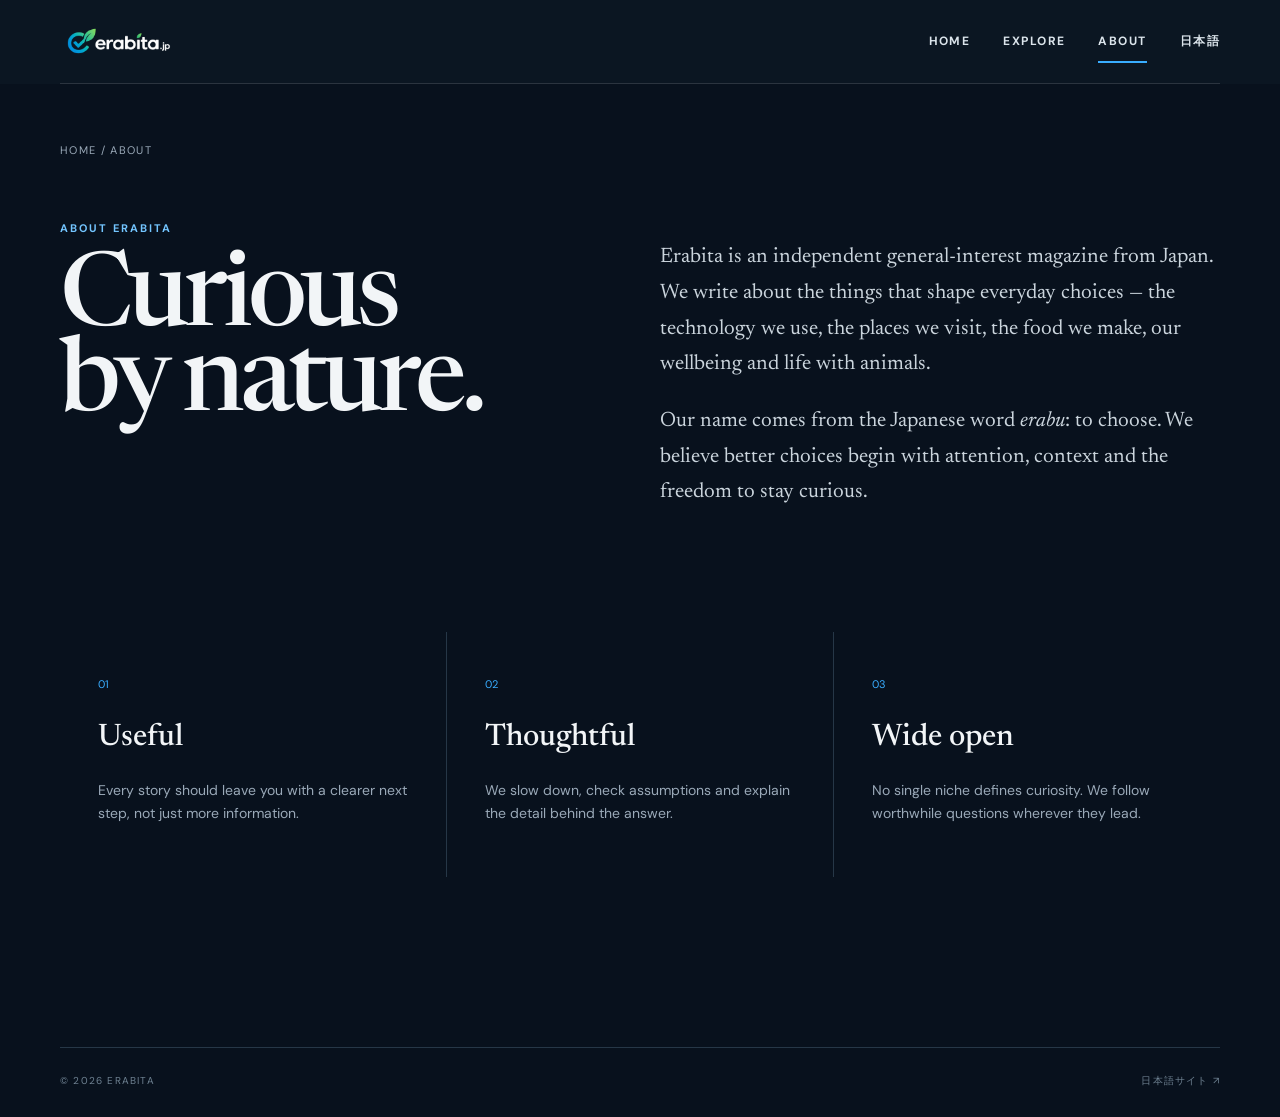
<file: about.html>
<!doctype html><html lang="en"><head><meta charset="UTF-8"><meta name="viewport" content="width=device-width,initial-scale=1"><title>About | Erabita</title><meta name="description" content="The idea behind Erabita: useful, thoughtful stories for clearer choices."><link rel="icon" href="assets/images/favicon.png"><link rel="preconnect" href="https://fonts.googleapis.com"><link rel="preconnect" href="https://fonts.gstatic.com" crossorigin><link href="https://fonts.googleapis.com/css2?family=DM+Sans:wght@400;500;600;700&family=Newsreader:opsz,wght@6..72,500;6..72,600&display=swap" rel="stylesheet"><link rel="stylesheet" href="assets/style.css"></head><body class="inner"><header class="site-header"><div class="container header-inner"><a class="brand" href="index.html"><img src="assets/images/logo-white.png" alt="Erabita"></a><nav class="nav" id="nav"><a href="index.html">Home</a><a href="index.html#discover">Explore</a><a class="active" href="about.html">About</a><a href="https://erabita.jp/">日本語</a></nav><button class="menu" id="menu" aria-label="Open menu"><span></span><span></span><span></span></button></div></header><main class="main"><div class="container"><div class="breadcrumbs"><a href="index.html">Home</a> / About</div><section class="about-grid"><div><p class="eyebrow">ABOUT ERABITA</p><h1>Curious<br>by nature.</h1></div><div class="about-copy"><p>Erabita is an independent general-interest magazine from Japan. We write about the things that shape everyday choices — the technology we use, the places we visit, the food we make, our wellbeing and life with animals.</p><p>Our name comes from the Japanese word <em>erabu</em>: to choose. We believe better choices begin with attention, context and the freedom to stay curious.</p></div></section><section class="principles"><div class="principle"><span>01</span><h2>Useful</h2><p>Every story should leave you with a clearer next step, not just more information.</p></div><div class="principle"><span>02</span><h2>Thoughtful</h2><p>We slow down, check assumptions and explain the detail behind the answer.</p></div><div class="principle"><span>03</span><h2>Wide open</h2><p>No single niche defines curiosity. We follow worthwhile questions wherever they lead.</p></div></section></div></main><footer><div class="container footer-bottom"><span>© <span id="year"></span> Erabita</span><a href="https://erabita.jp/">日本語サイト ↗</a></div></footer><script>document.querySelector('#year').textContent=new Date().getFullYear();const m=document.querySelector('#menu'),n=document.querySelector('#nav');m.addEventListener('click',()=>n.classList.toggle('open'));</script></body></html>
</file>
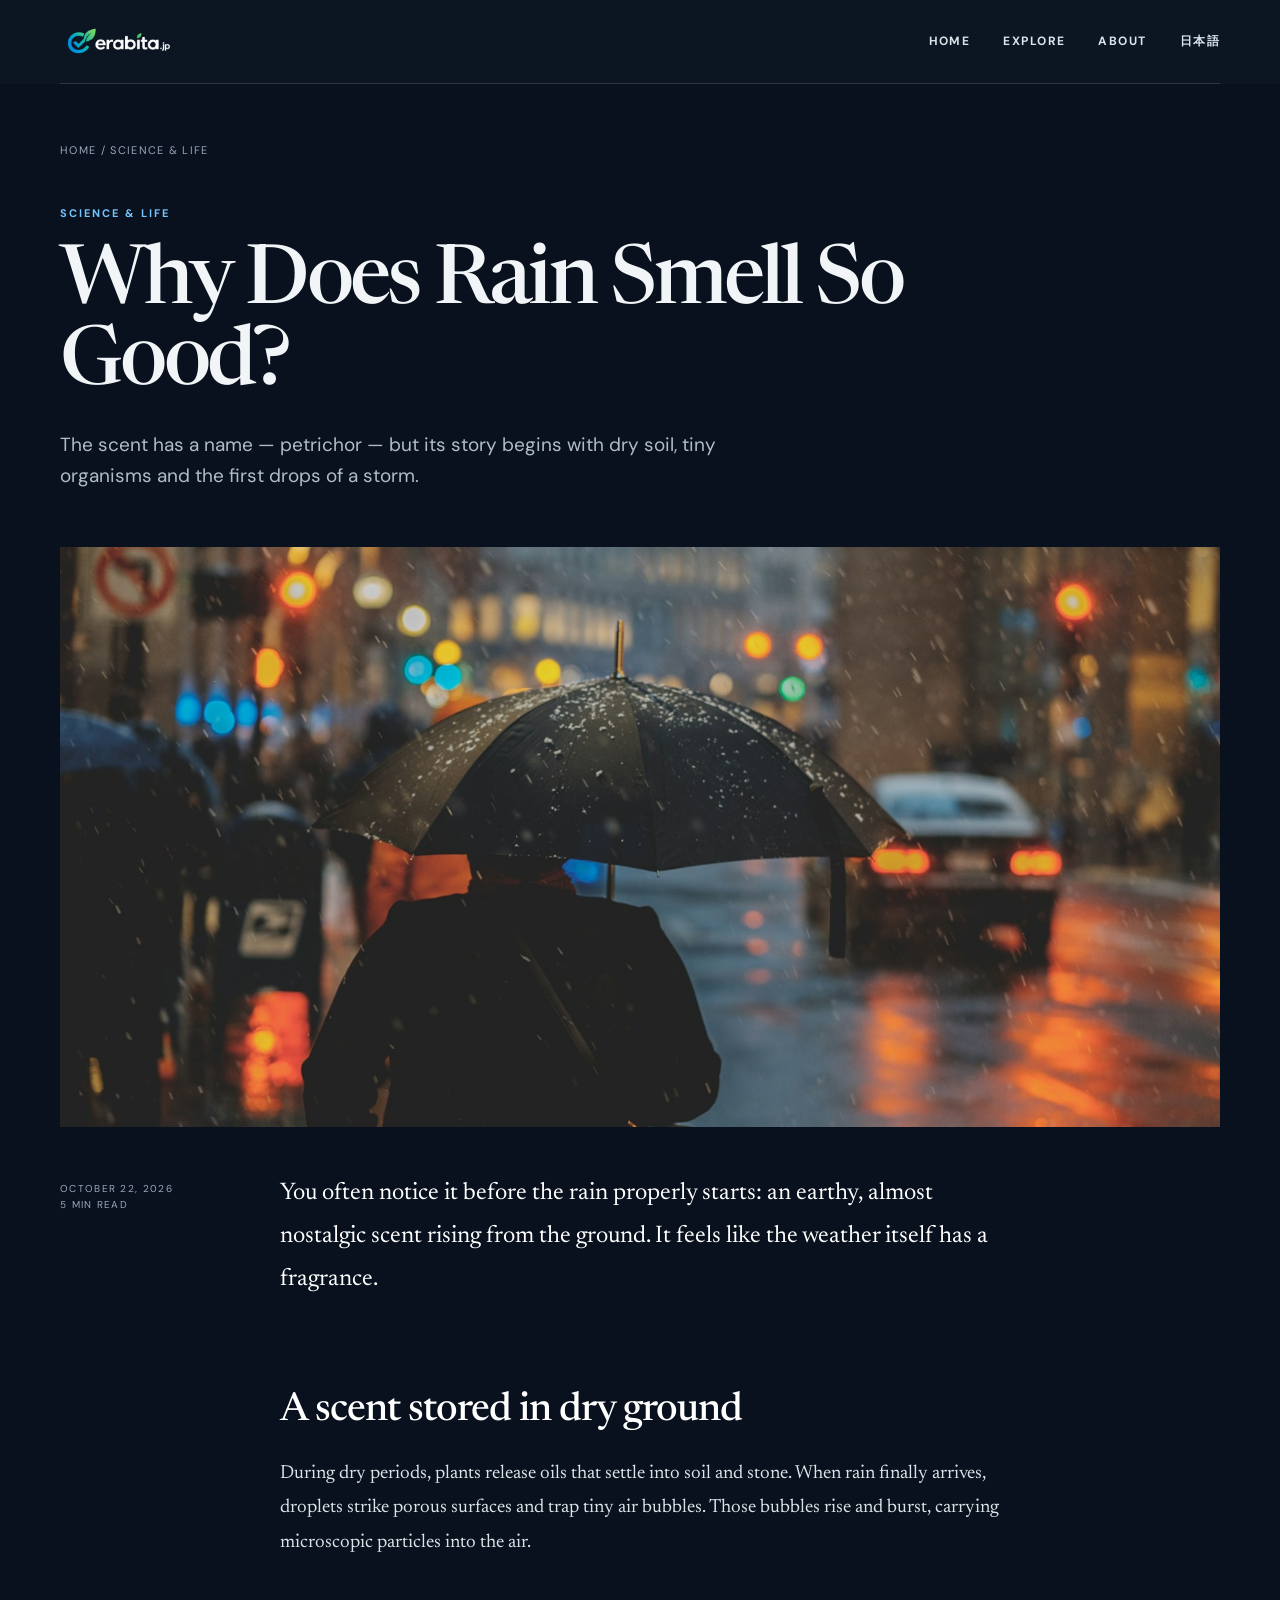
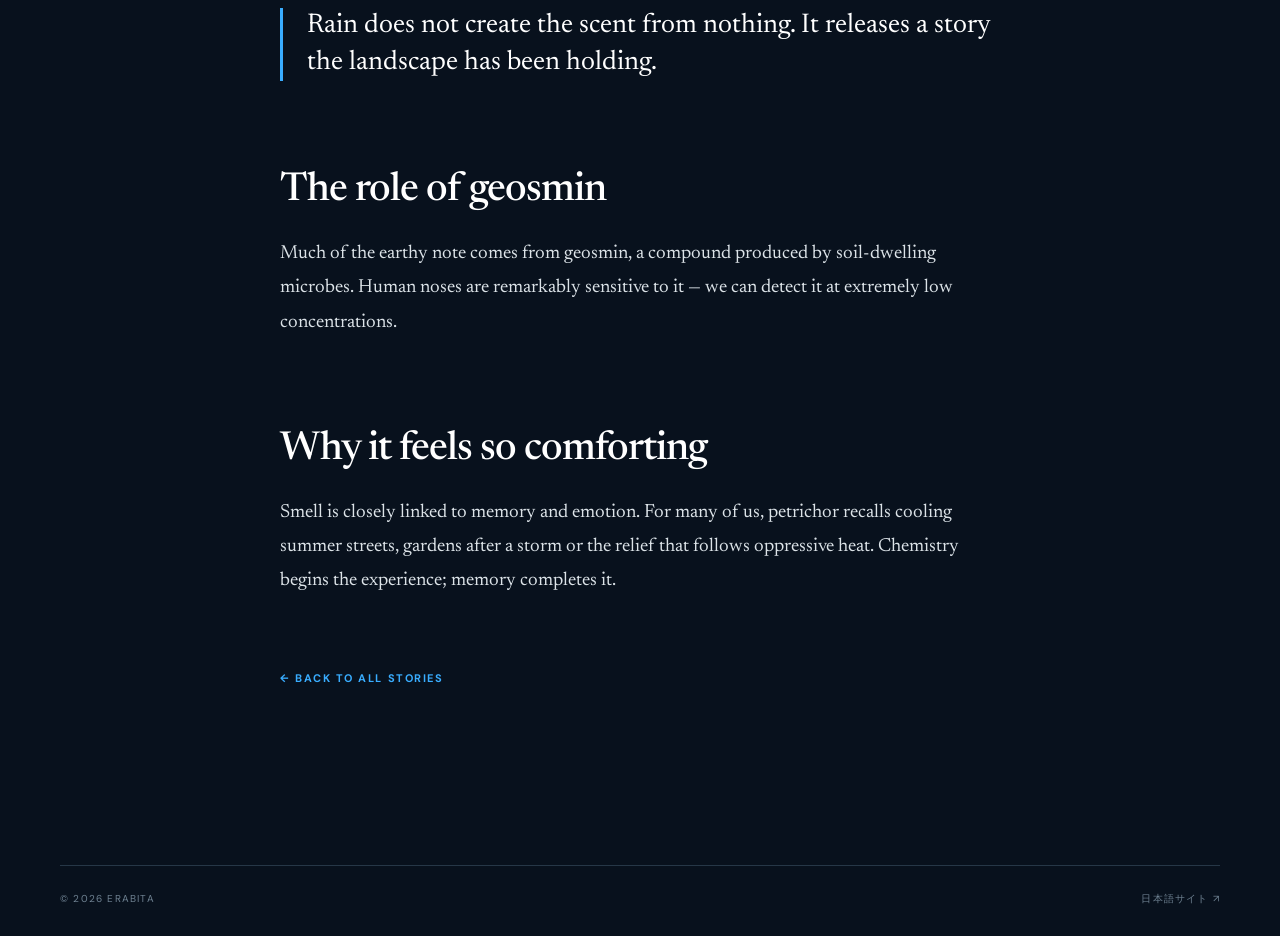
<file: article.html>
<!doctype html><html lang="en"><head><meta charset="UTF-8"><meta name="viewport" content="width=device-width,initial-scale=1"><meta name="theme-color" content="#08111d"><title>Story | Erabita</title><link rel="icon" href="assets/images/favicon.png"><link rel="preconnect" href="https://fonts.googleapis.com"><link rel="preconnect" href="https://fonts.gstatic.com" crossorigin><link href="https://fonts.googleapis.com/css2?family=DM+Sans:wght@400;500;600;700&family=Newsreader:opsz,wght@6..72,500;6..72,600&display=swap" rel="stylesheet"><link rel="stylesheet" href="assets/style.css"></head><body class="inner"><header class="site-header"><div class="container header-inner"><a class="brand" href="index.html"><img src="assets/images/logo-white.png" alt="Erabita"></a><nav class="nav" id="nav"><a href="index.html">Home</a><a href="index.html#discover">Explore</a><a href="about.html">About</a><a href="https://erabita.jp/">日本語</a></nav><button class="menu" id="menu" aria-label="Open menu"><span></span><span></span><span></span></button></div></header><main class="main"><div class="container"><div class="breadcrumbs"><a href="index.html">Home</a> / <span id="crumb">Story</span></div><header class="article-heading"><p class="eyebrow" id="article-tag"></p><h1 id="article-title"></h1><p class="dek" id="article-dek"></p></header><figure class="article-cover"><img id="article-image" src="assets/images/hero-landscape.jpg" alt=""></figure><div class="article-layout"><aside class="article-aside" id="article-meta"></aside><article class="article-body" id="article-body"></article><div></div></div></div></main><footer><div class="container footer-bottom"><span>© <span id="year"></span> Erabita</span><a href="https://erabita.jp/">日本語サイト ↗</a></div></footer><script src="assets/article.js"></script></body></html>
</file>
<file: assets/style.css>
:root{--bg:#08111d;--panel:#101c29;--panel2:#172534;--text:#f2f5f7;--muted:#9aa9b8;--line:#263747;--blue:#39adff;--green:#50d19a;--serif:"Newsreader",Georgia,serif;--sans:"DM Sans",Arial,sans-serif;--max:1160px}*{box-sizing:border-box}html{scroll-behavior:smooth}body{margin:0;background:var(--bg);color:var(--text);font-family:var(--sans);line-height:1.65;-webkit-font-smoothing:antialiased}a{color:inherit;text-decoration:none}img{display:block;max-width:100%}.container{width:min(100% - 40px,var(--max));margin-inline:auto}.site-header{position:absolute;inset:0 0 auto;z-index:20}.header-inner{height:84px;display:flex;align-items:center;justify-content:space-between;border-bottom:1px solid rgba(255,255,255,.13)}.brand img{width:116px}.nav{display:flex;gap:33px}.nav a{font-size:12px;font-weight:700;letter-spacing:.12em;text-transform:uppercase;color:#dbe4eb;position:relative}.nav a:after{content:"";position:absolute;left:0;right:100%;bottom:-12px;height:2px;background:var(--blue);transition:.25s}.nav a:hover:after,.nav a.active:after{right:0}.menu{display:none;background:none;border:0;padding:8px}.menu span{display:block;width:25px;height:2px;background:#fff;margin:5px}.hero{min-height:720px;height:91vh;max-height:900px;background-image:linear-gradient(90deg,rgba(4,10,18,.96) 0%,rgba(4,10,18,.64) 44%,rgba(4,10,18,.12) 76%),linear-gradient(0deg,rgba(4,10,18,.78),transparent 45%),url("images/hero-landscape.jpg");background-size:cover;background-position:center;display:flex;align-items:flex-end}.hero-inner{padding-bottom:80px;position:relative}.eyebrow{font-size:11px;font-weight:700;letter-spacing:.18em;color:#73c5ff;margin:0 0 22px;text-transform:uppercase}.hero h1{font:500 clamp(63px,8vw,106px)/.86 var(--serif);letter-spacing:-.05em;margin:0 0 28px;max-width:750px}.hero h1 em{color:var(--blue);font-style:italic}.hero-copy{max-width:570px;font-size:17px;color:#c2cdd6;margin:0 0 32px}.search{display:flex;align-items:center;width:min(100%,530px);border:1px solid rgba(255,255,255,.33);border-radius:4px;background:rgba(5,13,24,.55);backdrop-filter:blur(8px);padding:0 18px}.search span{font:30px var(--serif);transform:rotate(-20deg);color:#dce7ee}.search input{width:100%;padding:16px 13px;background:none;border:0;outline:0;color:#fff;font:14px var(--sans)}.search input::placeholder{color:#9daab5}.scroll-cue{position:absolute;right:0;bottom:74px;display:flex;align-items:center;gap:13px;font-size:11px;text-transform:uppercase;letter-spacing:.15em;color:#c6d0d8}.scroll-cue b{width:42px;height:42px;border:1px solid rgba(255,255,255,.35);border-radius:50%;display:grid;place-items:center;font-size:17px}.categories{padding-block:105px}.section-kicker{display:flex;align-items:center;gap:15px;margin-bottom:28px}.section-kicker span{font-size:11px;color:var(--blue);letter-spacing:.12em}.section-kicker span:after{content:"";display:inline-block;width:34px;height:1px;background:var(--line);margin-left:15px;vertical-align:middle}.section-kicker p{font-size:11px;text-transform:uppercase;letter-spacing:.17em;color:var(--muted);margin:0;font-weight:700}.category-grid{display:grid;grid-template-columns:repeat(6,1fr);gap:10px}.category{height:325px;background-image:linear-gradient(0deg,rgba(3,8,14,.92),rgba(3,8,14,.05) 72%),var(--image);background-size:cover;background-position:center;position:relative;padding:18px;display:flex;flex-direction:column;justify-content:space-between;overflow:hidden}.category:before{content:"";position:absolute;inset:0;background:#249de0;opacity:0;transition:.28s}.category>*{position:relative}.category small{font-size:10px;letter-spacing:.15em;color:#cfd9e0}.category p{font-size:10px;text-transform:uppercase;letter-spacing:.13em;color:#c3cdd6;margin:0 0 3px}.category h2{font:500 27px var(--serif);margin:0}.category i{position:absolute;right:18px;bottom:21px;font-style:normal;opacity:0;transform:translate(-8px,8px);transition:.28s}.category:hover:before{opacity:.58}.category:hover i{opacity:1;transform:none}.stories{padding-bottom:120px}.stories-head{display:flex;justify-content:space-between;align-items:flex-end;margin-bottom:25px}.stories-head .section-kicker{margin-bottom:12px}.stories-head h2{font:500 clamp(42px,5vw,66px)/1 var(--serif);letter-spacing:-.035em;margin:0}.story-count{color:var(--muted);font-size:12px;text-transform:uppercase;letter-spacing:.12em}.story-count strong{color:#fff;font-size:24px;font-family:var(--serif);font-weight:500}.filters{display:flex;gap:4px;overflow:auto;border-block:1px solid var(--line);padding:13px 0;margin-bottom:34px;scrollbar-width:none}.filters button{border:0;background:none;color:var(--muted);font:600 11px var(--sans);text-transform:uppercase;letter-spacing:.12em;padding:9px 18px;border-radius:3px;cursor:pointer}.filters button:hover,.filters button.active{background:var(--text);color:var(--bg)}.story-grid{display:grid;grid-template-columns:repeat(3,1fr);gap:42px 24px}.story-card{display:block}.story-image{aspect-ratio:16/10;overflow:hidden;background:var(--panel);position:relative}.story-image img{width:100%;height:100%;object-fit:cover;transition:transform .5s}.story-card:hover .story-image img{transform:scale(1.035)}.story-image:after{content:"Read ↗";position:absolute;inset:auto 12px 12px auto;padding:8px 11px;background:var(--blue);color:#05101a;font-size:10px;font-weight:700;letter-spacing:.1em;text-transform:uppercase;opacity:0;transform:translateY(7px);transition:.25s}.story-card:hover .story-image:after{opacity:1;transform:none}.story-meta{display:flex;gap:9px;align-items:center;margin:17px 0 8px;color:var(--muted);font-size:10px;text-transform:uppercase;letter-spacing:.11em}.story-meta .tag{color:var(--blue)}.story-meta i{width:3px;height:3px;border-radius:50%;background:#4a5a68}.story-card h3{font:500 25px/1.15 var(--serif);letter-spacing:-.015em;margin:0 0 9px}.story-card p{font-size:13px;color:var(--muted);margin:0}.empty{display:none;text-align:center;color:var(--muted);padding:60px}.manifesto{background:#0d1a27 url("images/hero-landscape.jpg") center/cover;background-blend-mode:soft-light;border-block:1px solid var(--line)}.manifesto-inner{min-height:600px;padding-block:100px;display:flex;flex-direction:column;justify-content:center}.manifesto h2{font:500 clamp(65px,9vw,116px)/.8 var(--serif);letter-spacing:-.055em;margin:0 0 38px}.manifesto>div>p:not(.eyebrow){width:min(100%,520px);color:#bdcad4;font-size:16px}.text-link{margin-top:28px;width:max-content;font-size:12px;text-transform:uppercase;letter-spacing:.14em;font-weight:700;border-bottom:1px solid #526371;padding-bottom:7px}.text-link span{color:var(--blue);margin-left:8px}footer{padding:70px 0 28px}.footer-top{display:grid;grid-template-columns:2fr 1fr 1fr;gap:50px;padding-bottom:50px}.footer-top img{width:120px;margin-bottom:18px}.footer-top p{color:var(--muted);font-size:13px;max-width:320px}.footer-top h3{font-size:10px;text-transform:uppercase;letter-spacing:.16em;color:#fff;margin:0 0 17px}.footer-top a,.footer-top span{display:block;color:var(--muted);font-size:13px;margin:9px 0}.footer-top a:hover{color:var(--blue)}.footer-bottom{border-top:1px solid var(--line);padding-top:25px;display:flex;justify-content:space-between;color:#6f8292;font-size:10px;text-transform:uppercase;letter-spacing:.12em}
/* inner pages */.inner .site-header{position:relative;background:#0b1622}.inner .main{padding:45px 0 100px}.breadcrumbs{font-size:11px;text-transform:uppercase;letter-spacing:.12em;color:var(--muted);margin:12px 0 45px}.article-heading{max-width:850px}.article-heading h1{font:500 clamp(48px,7vw,82px)/.98 var(--serif);letter-spacing:-.045em;margin:12px 0 24px}.article-heading .dek{font-size:19px;color:#afbdc8;max-width:700px}.article-cover{margin:55px 0 45px;height:min(55vw,580px);overflow:hidden}.article-cover img{width:100%;height:100%;object-fit:cover}.article-layout{display:grid;grid-template-columns:1fr minmax(0,720px) 1fr;gap:30px}.article-aside{font-size:10px;text-transform:uppercase;letter-spacing:.13em;color:var(--muted);padding-top:9px}.article-body{font:19px/1.8 var(--serif);color:#dce3e8}.article-body h2{font:500 40px/1.1 var(--serif);letter-spacing:-.025em;color:#fff;margin:2.2em 0 .6em}.article-body p{margin:0 0 1.45em}.article-body .lead{font-size:24px;color:#fff}.article-body blockquote{font-size:27px;line-height:1.35;color:#fff;border-left:3px solid var(--blue);padding-left:24px;margin:1.8em 0}.article-body ul{padding-left:22px}.back-link{display:inline-block;margin-top:45px;font:700 11px var(--sans);letter-spacing:.14em;text-transform:uppercase;color:var(--blue)}.about-grid{display:grid;grid-template-columns:1fr 1.1fr;gap:90px;margin-top:60px}.about-grid h1{font:500 clamp(64px,8vw,105px)/.83 var(--serif);letter-spacing:-.05em;margin:0}.about-copy{font:21px/1.7 var(--serif);color:#cbd5dd}.principles{display:grid;grid-template-columns:repeat(3,1fr);gap:1px;background:var(--line);margin-top:100px}.principle{background:var(--bg);padding:38px}.principle span{color:var(--blue);font-size:11px}.principle h2{font:500 31px var(--serif)}.principle p{color:var(--muted);font-size:14px}
@media(max-width:900px){.nav{position:fixed;inset:84px 0 auto;background:#0a1520;padding:25px;display:none;flex-direction:column}.nav.open{display:flex}.menu{display:block}.category-grid{grid-template-columns:repeat(3,1fr)}.category{height:280px}.story-grid{grid-template-columns:repeat(2,1fr)}.scroll-cue{display:none}.article-layout{grid-template-columns:1fr}.article-aside{display:none}.about-grid{grid-template-columns:1fr;gap:35px}.principles{grid-template-columns:1fr}}
@media(max-width:600px){.container{width:min(100% - 28px,var(--max))}.header-inner{height:72px}.hero{min-height:660px;height:88vh;background-position:62% center}.hero-inner{padding-bottom:52px}.hero h1{font-size:59px}.hero-copy{font-size:15px}.categories{padding-block:70px}.category-grid{grid-template-columns:repeat(2,1fr)}.category{height:230px;padding:14px}.category h2{font-size:24px}.stories{padding-bottom:75px}.stories-head{align-items:flex-start}.story-count{display:none}.story-grid{grid-template-columns:1fr}.story-card h3{font-size:28px}.manifesto-inner{min-height:500px}.manifesto h2{font-size:67px}.footer-top{grid-template-columns:1fr 1fr}.footer-top>div:first-child{grid-column:1/-1}.footer-bottom{flex-direction:column;gap:8px}.article-heading h1{font-size:51px}.article-cover{height:58vw;margin:40px 0 30px}.article-body{font-size:18px}.article-body h2{font-size:34px}.principle{padding:25px}}
</file>
